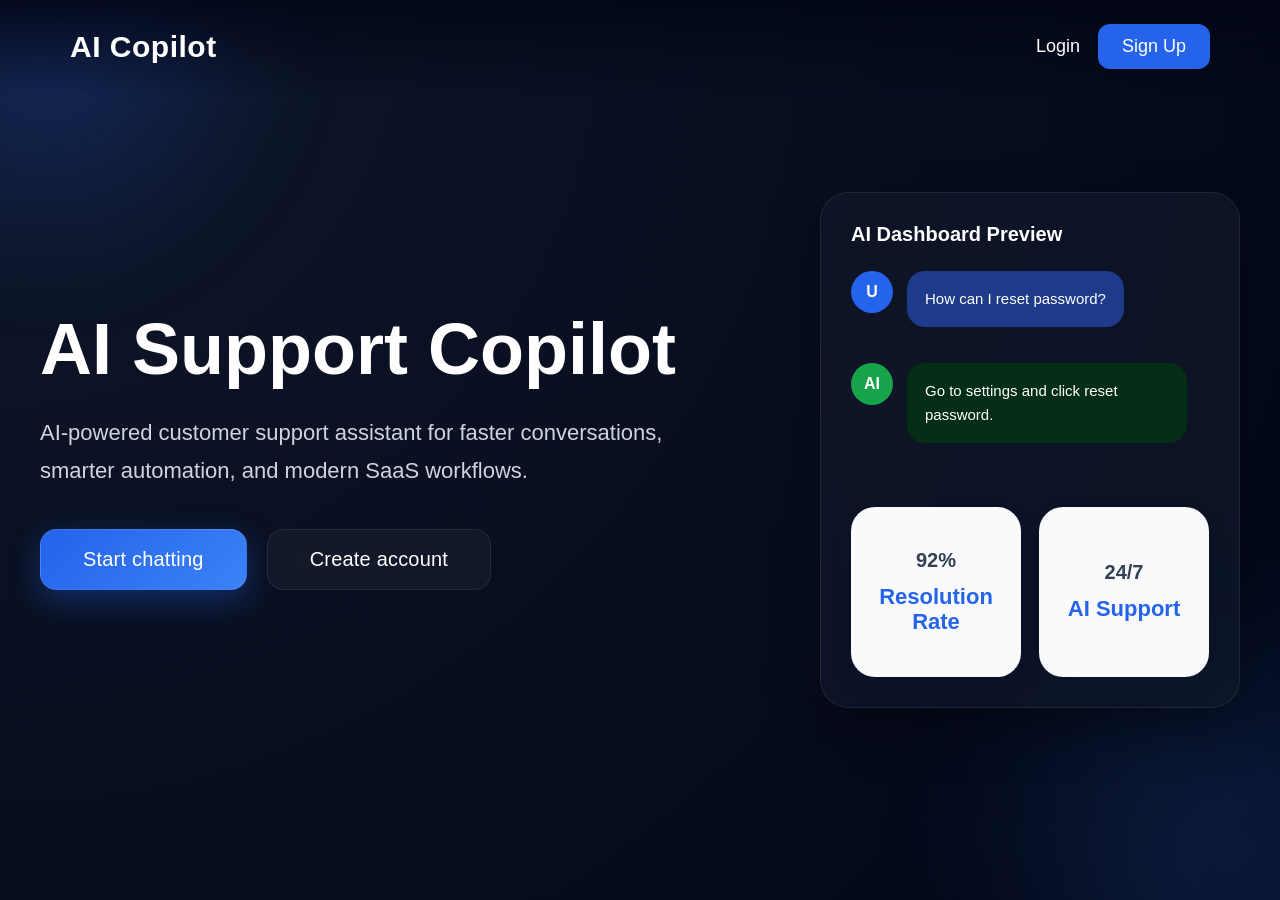
<file: templates/index.html>
<!DOCTYPE html>
<html>

<head>

    <title>AI Support Copilot</title>

    <link rel="stylesheet" href="/static/style.css">

</head>

<body class="landing-page">

    <nav class="landing-navbar">

        <div class="logo">
            AI Copilot
        </div>

        <div class="nav-links">

            <a href="/login">
                Login
            </a>

            <a href="/signup" class="nav-register-btn">
                Sign Up
            </a>

        </div>

    </nav>

    <div class="landing-container">

        <div class="hero-section">

            <h1>
                AI Support Copilot
            </h1>

            <p>
                AI-powered customer support assistant
                for faster conversations, smarter automation,
                and modern SaaS workflows.
            </p>

            <div class="hero-buttons">

                <a href="/login" class="hero-btn primary-btn">
                    Start chatting
                </a>

                <a href="/signup" class="hero-btn secondary-btn">
                    Create account
                </a>

            </div>

        </div>

        <div class="preview-card">

            <div class="preview-header">
                AI Dashboard Preview
            </div>

            <div class="preview-chat">

                <div class="chat-row user-row">

                    <div class="chat-avatar blue-avatar">
                        U
                    </div>

                    <div class="chat-bubble user-bubble">
                        How can I reset password?
                    </div>

                </div>

                <div class="chat-row ai-row">

                    <div class="chat-avatar green-avatar">
                        AI
                    </div>

                    <div class="chat-bubble ai-bubble">
                        Go to settings and click reset password.
                    </div>

                </div>

                <div class="mini-stats">

                    <div class="stat-card">
                        <h3>92%</h3>
                        <p>Resolution Rate</p>
                    </div>

                    <div class="stat-card">
                        <h3>24/7</h3>
                        <p>AI Support</p>
                    </div>

                </div>

            </div>

        </div>

    </div>

</body>
</html>
</file>
<file: static/style.css>
@import url('https://fonts.googleapis.com/css2?family=Inter:wght@400;500;600;700;800&display=swap');

*{margin:0;padding:0;box-sizing:border-box;

transition:
background 0.25s ease,
color 0.25s ease,
border 0.25s ease,
box-shadow 0.25s ease,
transform 0.25s ease;

}

body{margin:0;font-family:'Inter',sans-serif;min-height:100vh;

background:#f4f7fb;
overflow-x: hidden;
color:#111827;

}

.auth-page{display:flex;height:100vh;}

.left{width:50%;background:#ededed;

display:flex;
flex-direction:column;
justify-content:center;
align-items:center;

padding:40px;

box-sizing:border-box;

}

.signup-left{background:black;color:white;}

.left h1{font-size:60px;margin-bottom:10px;}

.left p{font-size:20px;color:#555;text-align:center;max-width:500px;}

.signup-left p{color:#ccc;}

.right{width:50%;display:flex;justify-content:center;align-items:center;background:white;}

.card{width:350px;}

.card h2{font-size:40px;margin-bottom:10px;}

.card p{color:#666;}

input{width:100%;padding:14px;margin-top:15px;

border:1px solid #d1d5db;

border-radius:12px;

font-size:16px;

box-sizing:border-box;

}

button{width:100%;padding:14px;

border:none;

border-radius:12px;

background:black;
color:white;

font-size:16px;

cursor:pointer;

}

button:hover{
transform:translateY(-2px);
}

.card button{
margin-top:18px;
}

.link{margin-top:20px;text-align:center;}

a{text-decoration:none;}

.dashboard{
display:flex;
min-height:100vh;
background:#f4f7fb;
}

.sidebar{
width:285px;
background:
linear-gradient(
    180deg,
    #0f172a,
    #020617
);
color:white;
padding:18px;
height:100vh;
box-sizing:border-box;
overflow-y:auto;
border-right:
1px solid rgba(255,255,255,0.05);
position: sticky;
top: 0;
display:flex;
flex-direction:column;
gap:4px;
}

.sidebar h2{
font-size:30px;
font-weight:700;
margin-bottom:24px;
padding-left:4px;
letter-spacing:-0.5px;
}

.sidebar-link{
display:flex;
align-items:center;
width:100%;
box-sizing:border-box;
color:#cbd5e1;
padding:12px 14px;
border-radius:12px;
margin-bottom:2px;
font-size:15px;
font-weight:500;
}

.sidebar-link:hover{
    background:rgba(59,130,246,0.18);
    color:white;
    transform:translateX(6px);
}

.active-page{
    background:#1e3a8a;
    color:white;
    box-shadow:0 0 20px rgba(37,99,235,0.2);
}

.new-chat-btn{background:#2563eb;

color:white;

font-weight:600;

margin-bottom:18px;
font-size:16px;
padding:16px;
border-radius:16px;
text-align:center;

box-shadow:
0 4px 12px rgba(37,99,235,0.12);

}

.new-chat-btn:hover{transform:translateY(-2px);

background:#1e40af;

}

.conversation-item{
display:flex;
align-items:center;
gap:8px;
margin-bottom:4px;
min-width:0;
overflow: hidden;
}

.conversation-item .sidebar-link{

display:block;
flex:1;
width:0;
min-width:0;

white-space:nowrap;
overflow:hidden;
text-overflow:ellipsis;

font-size:15px;
font-weight:500;

border-radius:10px;

color:#dbe4ff;

padding:11px 12px;

}

.conversation-list{

margin-top:20px;

display:flex;

flex-direction:column;

gap:4px;

}

.active-chat{
background:#2846b8;

color:white;
min-width:0;
border-radius:12px;

box-shadow:
0 8px 20px rgba(37,99,235,0.18);

}

.delete-btn{
display:flex;
align-items:center;
justify-content:center;

width:26px;
height:26px;

border-radius:8px;

color:#94a3b8;

font-size:12px;

text-decoration:none;

opacity:0;

flex-shrink:0;

transition:0.2s;
margin-left:4px;
}

.delete-btn:hover{transform:scale(1.1);opacity: 1;color:#ef4444;}

.conversation-item:hover .delete-btn{
opacity:0.8;
}


.main{flex:1;

padding:50px 70px;
padding-bottom:60px;
box-sizing:border-box;
background:transparent;
display:flex;
flex-direction:column;
align-items:center;

min-height:100vh;

overflow-y:auto;

}

.topbar{width:100%;max-width:1200px;

display:grid;
grid-template-columns: 1fr auto auto;

align-items:center;

margin-bottom:35px;
gap:25px;
backdrop-filter:blur(10px);

}

.topbar h1{font-size:42px;margin:0;font-weight:700;}

.subtitle{margin-top:10px;

color:#64748b;

font-size:18px;

}

.user-area{display:flex;align-items:center;gap:15px;}

.user-badge{background:white;

padding:12px 18px;
font-size:14px;
border-radius:14px;

box-shadow:
0 4px 15px rgba(0,0,0,0.08);

font-weight:600;

}

.logout-btn{display:flex;align-items:center;justify-content:center;

height:50px;

padding:0 22px;

border-radius:12px;

background:#111827;

color:white;

}

.logout-btn:hover{

    background:black;

    transform:translateY(-2px);

    box-shadow:
    0 10px 20px rgba(0,0,0,0.25);
}

.theme-btn{border:none;

background:#111827;

width:64px;
height:54px;

color:white;

border-radius:14px;

cursor:pointer;

font-size:20px;

display:flex;
align-items:center;
justify-content:center;

box-shadow:
0 6px 18px rgba(0,0,0,0.15);

}

.chat-box{background:#fcfcfd;

padding:35px;

border-radius:24px;

border:
1px solid rgba(255,255,255,0.04);

box-shadow:
0 10px 30px rgba(0,0,0,0.08);

width:100%;
max-width:1200px;

height:75vh;

display:flex;
flex-direction:column;

overflow:hidden;

}

.chat-box h2{font-size:38px;margin-bottom:25px;}

.chat-form{
display:flex;
align-items:center;
gap:20px;
width:100%;
margin-top:15px;
}

.chat-form input[type="text"]{
flex:1;

height:58px;
margin:0;
padding:0 20px;

border-radius:14px;

border:1px solid #334155;

background:#111827;

color:white;

font-size:16px;
}

.chat-form button{
width:140px;
height:58px;

border-radius:14px;

font-size:16px;
font-weight:600;

flex-shrink:0;
}

.chat-history{margin-top:25px;

overflow-y:auto;

flex:1;

padding-right:20px;
padding-bottom:20px;

scroll-behavior:smooth;

}

.chat-history::-webkit-scrollbar{width:8px;}

.chat-history::-webkit-scrollbar-thumb{background:#cbd5e1;border-radius:20px;}

.message{margin-top:22px;

padding:18px 20px;

border-radius:18px;

font-size:17px;

line-height:1.6;

word-wrap:break-word;

box-shadow:
0 4px 15px rgba(0,0,0,0.05);

}

.message:hover{transform:translateY(-2px);

box-shadow:
0 8px 20px rgba(0,0,0,0.06);

}

.user-message{background:#eef6ff;border-left:4px solid #60a5fa;}

.ai-message{background:#edfdf3;border-left:4px solid #4ade80;}

.message-header{display:flex;align-items:flex-start;gap:15px;

margin-bottom:10px;

}

.avatar{width:45px;height:45px;

border-radius:50%;

display:flex;
align-items:center;
justify-content:center;

color:white;

font-weight:bold;

flex-shrink:0;

}

.user-avatar{background:#3b82f6;}

.ai-avatar{background:#16a34a;}

.ai-message h1,.ai-message h2,.ai-message h3,.ai-message h4{margin-top:20px;margin-bottom:14px;}

.ai-message p{margin-bottom:16px;}

.ai-message ul,.ai-message ol{padding-left:25px;margin-bottom:18px;}

.ai-message li{margin-bottom:10px;}

body.dark-mode{background:radial-gradient(circle at top left,#0f172a,#020617);

color:white;

}

body.dark-mode .topbar h1{color:#ffffff;}

body.dark-mode .subtitle{color:#94a3b8;}

body.dark-mode .main{background:transparent;}

body.dark-mode .sidebar{background:linear-gradient(180deg,#0f172a,#020617);}

body.dark-mode .chat-box{background:#0b1120;

border:
1px solid rgba(255,255,255,0.05);

box-shadow:
0 0 25px rgba(0,0,0,0.3);

}

body.dark-mode .topbar h1,body.dark-mode .chat-box h2{color:#f8fafc;}

body.dark-mode .subtitle{color:#94a3b8;}

body.dark-mode .sidebar-link{color:#cbd5e1;}

body.dark-mode input{background:#1e293b;

color:white;

border:1px solid #334155;

}

body.dark-mode .chat-form input{background:#111827;}

body.dark-mode .chat-form input::placeholder{color:#94a3b8;}

body.dark-mode .chat-form button{background:black;}

body.dark-mode .chat-form button:hover

body.dark-mode .chat-history::-webkit-scrollbar-thumb{background:#334155;}

body.dark-mode .message{box-shadow:0 4px 15px rgba(0,0,0,0.15);}

body.dark-mode .message:hover{box-shadow:0 8px 20px rgba(0,0,0,0.22);}

body.dark-mode .user-badge{background:white;color:black;}

body.dark-mode .logout-btn{background:#111827;}

body.dark-mode .theme-btn{background:#0f172a;}

body.dark-mode .active-chat{background:#1e40af;}

body.dark-mode .user-message{background:#1f2d63;

border-left:4px solid #60a5fa;

color:#f8fafc;

}

body.dark-mode .ai-message{background:#0b3b2a;

border-left:4px solid #4ade80;

color:#f8fafc;

}

body.dark-mode .message small{color:#cbd5e1;}

body.dark-mode b{color:white;}

body.dark-mode .dashboard{background:radial-gradient(circle at top left,#0f172a,#020617);}

body.dark-mode .topbar h1{color:#ffffff !important;}

body.dark-mode .subtitle{color:#94a3b8 !important;}

.landing-page{margin:0;padding:0;

font-family:
Arial,
sans-serif;

min-height:100vh;

display:flex;
justify-content:center;
align-items:center;

background:
radial-gradient(
    circle at top left,
    #0f172a,
    #020617
);

color:white;

}

.landing-container{

width:100%;
max-width:1300px;

display:flex;

justify-content:space-between;

align-items:center;

gap:80px;

padding:0 40px;

}

.hero-section{max-width:700px;}

.hero-section h1{font-size:72px;

line-height:1.1;

margin-bottom:25px;

font-weight:800;

}

.hero-section p{font-size:22px;

line-height:1.7;

color:#cbd5e1;

margin-bottom:40px;

}

.hero-buttons{display:flex;gap:20px;}

.hero-btn{padding:18px 42px;

border-radius:16px;

text-decoration:none;

font-size:20px;
font-weight:500;

transition:0.3s ease;

display:inline-flex;
align-items:center;
justify-content:center;

border:1px solid rgba(255,255,255,0.08);

}

.primary-btn{background:linear-gradient(135deg,#2563eb,#3b82f6);


color:white;
letter-spacing:0.2px;

box-shadow:
0 10px 30px rgba(37,99,235,0.35);

}

.primary-btn:hover{transform:translateY(-4px);

box-shadow:
0 18px 40px rgba(37,99,235,0.45);

}

.secondary-btn{background:rgba(255,255,255,0.04);

color:white;
letter-spacing:0.2px;

backdrop-filter:blur(12px);

}

.secondary-btn:hover{transform:translateY(-4px);

background:rgba(255,255,255,0.08);

}

.preview-card{

width:420px;

background:
rgba(15,23,42,0.75);

border:
1px solid rgba(255,255,255,0.08);

border-radius:28px;

padding:30px;

backdrop-filter:blur(18px);

box-shadow:
0 20px 50px rgba(0,0,0,0.35);

position:relative;
transition:0.35s ease;
animation:floatCard 5s ease-in-out infinite;

}

.preview-card:hover{transform:translateY(-6px);

box-shadow:
0 20px 60px rgba(0,0,0,0.35);

}

.preview-header{

color:white;

font-size:20px;

font-weight:700;

margin-bottom:25px;

}

.preview-chat{

display:flex;

flex-direction:column;

gap:18px;

}

.preview-user,.preview-ai{

padding:18px;

border-radius:18px;

line-height:1.6;

font-size:15px;

}

.preview-user{

background:#1e3a8a;

color:white;

}

.preview-ai{

background:#052e16;

color:white;

}

.chat-row{

display:flex;

align-items:flex-start;

gap:14px;

margin-bottom:18px;

}

.chat-avatar{

width:42px;
height:42px;

border-radius:50%;

display:flex;
align-items:center;
justify-content:center;

font-weight:700;

color:white;

flex-shrink:0;

}

.blue-avatar{background:#2563eb;}

.green-avatar{background:#16a34a;}

.chat-bubble{

padding:16px 18px;

border-radius:18px;

line-height:1.6;

font-size:15px;

color:white;

max-width:280px;

}

.user-bubble{

background:#1e3a8a;

}

.ai-bubble{

background:#052e16;

}

.mini-stats{
display:flex;
gap:18px;
margin-top:28px;
}

.mini-stats .stat-card{
flex:1;
height:170px;
background:#f8fafc;
border-radius:24px;
display:flex;
flex-direction:column;
justify-content:center;
align-items:center;
padding:20px;
}

.mini-stats .stat-card h3{
font-size:20px;
font-weight:700;
color:#334155;
margin-bottom:14px;
line-height:1;
}

.mini-stats .stat-card p{
font-size:22px;
font-weight:700;
line-height:1.15;
color:#2563eb;
text-align:center;
}

.landing-page::before{content:"";

position:fixed;

top:-200px;
left:-200px;

width:500px;
height:500px;

background:radial-gradient(
    circle,
    rgba(37,99,235,0.25),
    transparent 70%
);

filter:blur(40px);

z-index:-1;

}

.landing-page::after{content:"";

position:fixed;

bottom:-250px;
right:-250px;

width:600px;
height:600px;

background:radial-gradient(
    circle,
    rgba(59,130,246,0.18),
    transparent 70%
);

filter:blur(50px);

z-index:-1;

}

.landing-navbar{position:fixed;

top:0;
left:0;

width:100%;

padding:24px 70px;

display:flex;
justify-content:space-between;
align-items:center;

z-index:100;

background:
linear-gradient(
    to bottom,
    rgba(2,6,23,0.85),
    transparent
);

backdrop-filter:blur(10px);

}

.logo{color:white;

font-size:30px;
font-weight:700;

letter-spacing:0.5px;

}

.nav-links{display:flex;align-items:center;gap:18px;}

.nav-links a{color:white;

text-decoration:none;

font-size:18px;
font-weight:500;

transition:0.25s ease;

}

.nav-links a:hover{opacity:0.75;}

.nav-register-btn{padding:12px 24px;

border-radius:12px;

background:#2563eb;

}

@keyframes floatCard{

0%{
    transform:translateY(0px);
}

50%{
    transform:translateY(-10px);
}

100%{
    transform:translateY(0px);
}

}

.dashboard-overview{

padding:20px;

display:flex;

flex-direction:column;

gap:30px;

}

.welcome-card{

background:white;

padding:30px;

border-radius:20px;

box-shadow:
0 10px 30px rgba(0,0,0,0.05);

}

.welcome-card:hover{

    transform:translateY(-5px);

    box-shadow:
    0 18px 40px rgba(37,99,235,0.08);
}

.welcome-card h2{

font-size:34px;

margin-bottom:10px;

color:#0f172a;

}

.welcome-card p{

color:#64748b;

font-size:17px;

}

.stats-grid{

display:grid;

grid-template-columns:repeat(3, 1fr);

gap:20px;

}

.stat-card{

background:white;

padding:28px;

border-radius:18px;

box-shadow:
0 10px 30px rgba(0,0,0,0.05);

text-align:center;

}

.stat-card:hover{

    transform:translateY(-8px);

    box-shadow:
    0 18px 40px rgba(37,99,235,0.12);
}

.stat-card h3{

font-size:18px;

margin-bottom:15px;

color:#334155;

}

.stat-card p{

font-size:28px;

font-weight:700;

color:#2563eb;

}

.recent-section{

background:white;

padding:30px;

border-radius:20px;

box-shadow:
0 10px 30px rgba(0,0,0,0.05);

}

.recent-section h2{

margin-bottom:20px;

color:#0f172a;

}

.recent-list{

display:flex;

flex-direction:column;

gap:14px;

}

.recent-item{

display:flex;

justify-content:space-between;

align-items:center;

background:#f8fafc;

padding:18px 22px;

border-radius:16px;

}

.recent-item:hover{

    transform:translateX(6px);

    background:#eef2ff;
}

body.dark-mode .recent-item:hover{

    background:#172033;
}

.recent-item span{

color:#1e293b;

font-weight:500;

}

.recent-item a{

text-decoration:none;

color:#2563eb;

font-weight:600;

}

.recent-conversations{

display: flex;
flex-direction: column;
gap: 14px;
max-height:250px;

overflow-y:auto;

padding-right:6px;
margin-top: 20px;

}

.recent-heading{
color:#7c8db5;
font-size:12px;
font-weight:700;
text-transform:uppercase;
letter-spacing:2px;
margin-top:20px;
margin-bottom:10px;
padding-left:8px;
}

.custom-file-upload{
display:flex;
align-items:center;
justify-content:center;

width:220px;
height:58px;

margin-top:0;

background:#111827;

border:1px solid #334155;

border-radius:14px;

color:white;

font-size:15px;
font-weight:600;

cursor:pointer;

transition:0.3s;

flex-shrink:0;
}

.custom-file-upload:hover{
border-color:#3b82f6;
background:#172033;
}

.custom-file-upload input{
display:none;
}

.file-upload-wrapper{

    display:flex;

    align-items:center;

    gap:15px;

    min-width:300px;
}

.custom-file-upload{

    height:58px;

    padding:0 24px;

    border-radius:14px;

    border:1px solid #334155;

    background:#111827;

    color:white;

    display:flex;

    align-items:center;

    justify-content:center;

    cursor:pointer;

    font-weight:600;

    transition:0.3s;
}

.custom-file-upload:hover{

    border-color:#3b82f6;
}

#file-upload{

    display:none;
}

#file-name{

    color:#94a3b8;

    font-size:14px;

    max-width:180px;

    overflow:hidden;

    text-overflow:ellipsis;

    white-space:nowrap;
}

.streaming-text{
    white-space: normal;
    line-height: 1.7;
}

.analytics-page{
    flex:1;
    padding:28px 42px 32px 42px;
    background:
    radial-gradient(circle at top left,#0f172a,#020617);
    min-height:100vh;
    width:100%;
    border-radius:32px;
    position:relative;
    overflow:hidden;
}

.analytics-page::before{
    content:"";
    position:absolute;
    top:-120px;
    right:-120px;
    width:350px;
    height:350px;
    background:rgba(37,99,235,0.12);
    filter:blur(120px);
    border-radius:50%;
    pointer-events:none;
}

.analytics-page::after{
    content:"";
    position:absolute;
    bottom:-150px;
    left:-100px;
    width:300px;
    height:300px;
    background:rgba(59,130,246,0.08);
    filter:blur(100px);
    border-radius:50%;
    pointer-events:none;
}

.analytics-container{
    width:100%;
    max-width:1400px;
    margin:auto;
    border-radius:32px;
    overflow:visible;
}



.analytics-header h1{
    font-size:42px;
    color:white;
    margin-bottom:10px;
}

.analytics-header p{
    color:#7c8aa5;
    margin-bottom:18px;
    font-size:15px;
    font-weight:400;
    letter-spacing:0.2px;
}

.analytics-grid{
    display:grid;
    grid-template-columns:2fr 1fr 1fr;
    gap:20px;
    margin-bottom:30px;
}

.analytics-card:first-child{
    grid-row:span 2;
    min-height:300px;
    display:flex;
    flex-direction:column;
    justify-content:flex-end;
    position:relative;
    overflow:hidden;
    padding:35px;
    background:
    radial-gradient(circle at top right,
    rgba(59,130,246,0.18),
    transparent 40%),
    linear-gradient(145deg,#111827,#0b1120);
}

.analytics-card:first-child::before{
    content:"AI";
    position:absolute;
    top:-20px;
    right:20px;
    font-size:140px;
    font-weight:800;
    color:rgba(255,255,255,0.03);
    letter-spacing:-8px;
}

.analytics-card:first-child .analytics-value{
    font-size:54px;
    line-height:1;
    margin-top:10px;
}

.analytics-card:first-child h3{
    font-size:18px;
    color:#94a3b8;
}

.analytics-card{
    background:#111827;
    border:1px solid #243041;
    border-radius:18px;
    padding:24px;
    backdrop-filter:blur(12px);
    box-shadow:0 10px 30px rgba(0,0,0,0.25);

    position:relative;
    overflow:hidden;
}

.analytics-card::before{
    content:"";
    position:absolute;

    top:0;
    left:0;

    width:100%;
    height:1px;

    background:
    linear-gradient(
        90deg,
        transparent,
        rgba(59,130,246,0.6),
        transparent
    );
}

.analytics-card::after{
    content:"";
    position:absolute;

    inset:0;

    background:
    linear-gradient(
        180deg,
        rgba(255,255,255,0.03),
        transparent 35%
    );

    pointer-events:none;
}

.analytics-card h3{
    color:#94a3b8;
    font-size:16px;
    margin-bottom:15px;
}

.analytics-value{
    color:white;
    font-size:28px;
    font-weight:700;
}

.chart-card{
    background:
    linear-gradient(
        145deg,
        #131c31,
        #0f172a
    );
    height:auto;
    border:1px solid #243041;
    border-radius:18px;
    position:relative;
    isolation:isolate;
    padding:25px;
    padding-bottom:40px;
    overflow:hidden;
    margin-bottom:30px;
    backdrop-filter:blur(12px);
    box-shadow:0 10px 30px rgba(0,0,0,0.25);
    
}

.chart-card::before{
    content:"";
    position:absolute;

    top:-120px;
    right:-120px;

    width:260px;
    height:260px;

    background:
    radial-gradient(
        circle,
        rgba(59,130,246,0.22),
        transparent 70%
    );

    filter:blur(30px);

    z-index:-1;
}

.chart-card::after{
    content:"";
    position:absolute;

    inset:0;

    border-radius:18px;

    background:
    linear-gradient(
        180deg,
        rgba(255,255,255,0.03),
        transparent
    );

    pointer-events:none;
}

.chart-card h2{
    color:white;
    margin-bottom:20px;
}

.analytics-bottom{
    display:grid;
    grid-template-columns:1fr 1fr;
    gap:30px;
    margin-top:40px;
    align-items:start;
}

.activity-feed,
.pdf-insights{
    background:#111827;
    background:
    linear-gradient(
    145deg,
    #111827,
    #0b1120
    );
    border:1px solid #243041;
    border-radius:18px;
    padding:25px;
    position:relative;
    z-index:1;
    backdrop-filter:blur(12px);
    box-shadow:0 10px 30px rgba(0,0,0,0.25);
}

.activity-feed h2,
.pdf-insights h2{
    color:white;
    margin-bottom:20px;
}

.activity-item,
.insight-item{
    position:relative;
    background:
    linear-gradient(
        145deg,
        rgba(15,23,42,0.95),
        rgba(9,14,28,0.95)
    );

    border:1px solid rgba(59,130,246,0.08);

    border-radius:14px;

    padding:16px 18px;

    margin-bottom:14px;

    color:#dbe4ff;

    overflow:hidden;
}

.activity-item::before,
.insight-item::before{
    content:"";
    position:absolute;
    top:0;
    left:0;
    width:100%;
    height:1px;

    background:
    linear-gradient(
        90deg,
        transparent,
        rgba(59,130,246,0.6),
        transparent
    );
}

.analytics-card,
.activity-feed,
.pdf-insights,
.chart-card{
    transition:0.3s ease;
}

.analytics-card:hover,
.activity-feed:hover,
.pdf-insights:hover,
.chart-card:hover{
    transform:translateY(-6px);
    border-color:#3b82f6;
    box-shadow:0 0 35px rgba(59,130,246,0.18);
}

#activityChart{
    width:100% !important;
    height:420px !important;
}

.live-status{
    display:flex;
    align-items:center;
    gap:10px;
    margin-top:16px;
    color:#94a3b8;
    font-size:15px;
    font-weight:500;
}

.dot{
    width:10px;
    height:10px;
    border-radius:50%;
    background:#22c55e;
    box-shadow:0 0 12px #22c55e;
    animation:pulse 1.8s infinite;
}

::-webkit-scrollbar{
    width:10px;
}

::-webkit-scrollbar-track{
    background:#020617;
}

::-webkit-scrollbar-thumb{
    background:#1e293b;
    border-radius:20px;
}

::-webkit-scrollbar-thumb:hover{
    background:#334155;
}

@keyframes pulse{

    0%{
        transform:scale(1);
        opacity:1;
    }

    50%{
        transform:scale(1.4);
        opacity:0.7;
    }

    100%{
        transform:scale(1);
        opacity:1;
    }

}

.settings-page{

    width:100%;

    max-width:1400px;

    padding:40px;

    color:white;

    background:
    linear-gradient(
        145deg,
        rgba(6,12,28,0.55),
        rgba(2,6,18,0.75)
    );

    border:1px solid rgba(59,130,246,0.08);

    border-radius:32px;

    box-shadow:
    0 20px 60px rgba(0,0,0,0.25);
}

.settings-header{

    margin-bottom: 35px;
}

.settings-header h1{

    font-size: 52px;

    font-weight: 700;

    margin-bottom: 10px;

    color: white;
}

.settings-header p{

    font-size: 18px;

    color: #94a3b8;
}

.settings-grid{

    display: grid;

    grid-template-columns: repeat(2, 1fr);

    gap: 28px;
}

.settings-card{

    background: linear-gradient(
        145deg,
        rgba(10,18,40,0.96),
        rgba(4,9,24,0.98)
    );

    border: 1px solid rgba(80,120,255,0.12);

    border-radius: 28px;

    padding: 30px;

    box-shadow:
        0 12px 35px rgba(0,0,0,0.35);

    transition: 0.3s ease;
}

.settings-card:hover{

    transform: translateY(-4px);

    border-color: rgba(59,130,246,0.3);
}

.settings-card h2{

    font-size: 32px;

    margin-bottom: 25px;

    color: white;
}

.settings-group{

    display: flex;

    flex-direction: column;

    margin-bottom: 22px;
}

.settings-group label{

    font-size: 15px;

    color: #9fb0d0;

    margin-bottom: 10px;
}

.settings-group input{

    background: rgba(20,32,58,0.95);

    border: 1px solid rgba(255,255,255,0.06);

    background-repeat:no-repeat;
    border-radius: 16px;
    appearance:none;
    -webkit-appearance:none;
    -moz-appearance:none;
    background-position:right 22px center;
    background-size:18px;
    padding: 16px 22px;
    padding-right: 55px;
    color: white;

    font-size: 16px;

    outline: none;
}

.settings-group select{

    background: rgba(20,32,58,0.95);

    border: 1px solid rgba(255,255,255,0.06);

    border-radius: 16px;

    appearance:none;
    -webkit-appearance:none;
    -moz-appearance:none;

    background-image:
    url("data:image/svg+xml,%3Csvg xmlns='http://www.w3.org/2000/svg' width='18' height='18' viewBox='0 0 24 24' fill='none' stroke='white' stroke-width='2.5' stroke-linecap='round' stroke-linejoin='round'%3E%3Cpolyline points='6 9 12 15 18 9'%3E%3C/polyline%3E%3C/svg%3E");

    background-repeat:no-repeat;

    background-position:right 20px center;

    background-size:18px;

    padding:16px 55px 16px 22px;

    color:white;

    font-size:16px;

    outline:none;
}

.settings-group input:focus,
.settings-group select:focus{

    border-color: #3b82f6;
}

.save-btn{

    width: 100%;

    border: none;

    background: linear-gradient(
        135deg,
        #2563eb,
        #3b82f6
    );

    color: white;

    padding: 16px;

    border-radius: 16px;

    font-size: 16px;

    font-weight: 600;

    cursor: pointer;

    transition: 0.3s ease;
}

.save-btn:hover{

    transform: translateY(-2px);
}

.toggle-group{

    flex-direction: row;

    justify-content: space-between;

    align-items: center;

    gap: 20px;
}

.toggle-group h3{

    font-size: 18px;

    margin-bottom: 5px;

    color: white;
}

.toggle-group p{

    color: #94a3b8;

    font-size: 14px;
}

.switch{

    position: relative;

    width: 58px;

    height: 30px;
}

.switch input{

    opacity: 0;

    width: 0;

    height: 0;
}

.slider{

    position: absolute;

    cursor: pointer;

    inset: 0;

    background: #1e293b;

    border-radius: 50px;

    transition: 0.3s;
}

.slider::before{

    content: "";

    position: absolute;

    width: 24px;

    height: 24px;

    left: 3px;

    top: 3px;

    background: white;

    border-radius: 50%;

    transition: 0.3s;
}

.switch input:checked + .slider{

    background: #2563eb;
}

.switch input:checked + .slider::before{

    transform: translateX(28px);
}

.danger-card{

    border: 1px solid rgba(255,80,80,0.15);
}

.danger-box{

    display: flex;

    justify-content: space-between;

    align-items: center;

    gap: 20px;

    padding: 20px;

    border-radius: 18px;

    background: rgba(255,255,255,0.02);

    margin-bottom: 18px;
}

.danger-box h3{

    margin-bottom: 6px;

    color: white;
}

.danger-box p{

    color: #94a3b8;

    font-size: 14px;
}

.danger-btn{
    border: none;
    background: #dc2626;
    color: white;
    min-width: 170px;
    height: 54px;
    padding: 0 24px;
    border-radius: 14px;
    cursor: pointer;
    font-weight: 600;
    font-size: 15px;
    white-space: nowrap;
}

.danger-btn:hover{

    background:#b91c1c;

    transform:translateY(-2px);
}

.logout-danger-btn{

    border: none;

    background: #1e293b;

    color: white;

    padding: 12px 18px;

    border-radius: 14px;

    cursor: pointer;

    font-weight: 600;
}

.logout-danger-btn:hover{

    background:#334155;

    transform:translateY(-2px);

    box-shadow:
    0 10px 20px rgba(0,0,0,0.25);
}

@media(max-width: 1100px){

    .settings-grid{

        grid-template-columns: 1fr;
    }
}

.settings-group input[type="range"]{
    width:100%;
    margin-top:14px;
    padding:0;
    height:8px;
    border:none;
    border-radius:999px;
    background:#1e293b;
    appearance:none;
    -webkit-appearance:none;
    cursor:pointer;
}

.settings-group input[type="range"]::-webkit-slider-runnable-track{
    height:8px;
    background:#1e293b;
    border-radius:999px;
}

.settings-group input[type="range"]::-webkit-slider-thumb{
    -webkit-appearance:none;
    width:20px;
    height:20px;
    border-radius:50%;
    background:#38bdf8;
    margin-top:-6px;
    border:none;
}

.settings-group input[type="range"]::-moz-range-track{
    height:8px;
    background:#1e293b;
    border-radius:999px;
}

.settings-group input[type="range"]::-moz-range-thumb{
    width:20px;
    height:20px;
    border:none;
    border-radius:50%;
    background:#38bdf8;
}

.animations-disabled *{
    transition:none !important;
    animation:none !important;
}

body:not(.dark-mode) .settings-page{
    color:#111827;
}

body:not(.dark-mode) .settings-header h1{
    color:#111827;
}

body:not(.dark-mode) .settings-header p{
    color:#64748b;
}

body:not(.dark-mode) .settings-card{

    background:white;

    border:1px solid #e5e7eb;

    box-shadow:
    0 10px 30px rgba(0,0,0,0.05);
}

body:not(.dark-mode) .settings-card h2{

    color:#111827;
}

body:not(.dark-mode) .analytics-page{

    background:
    radial-gradient(
        circle at top left,
        #ffffff,
        #eef4ff
    );
}

body:not(.dark-mode) .analytics-header h1{

    color:#111827;
}

body:not(.dark-mode) .analytics-header p{

    color:#64748b;
}

body:not(.dark-mode) .analytics-card,
body:not(.dark-mode) .chart-card,
body:not(.dark-mode) .activity-feed,
body:not(.dark-mode) .pdf-insights{

    background:linear-gradient(
        145deg,
        #ffffff,
        #eef4ff
    );

    border:1px solid #cbd5e1;

    box-shadow:
        0 10px 25px rgba(15,23,42,0.08),
        0 2px 8px rgba(15,23,42,0.04);
}

body:not(.dark-mode) .analytics-card h3,
body:not(.dark-mode) .chart-card h2,
body:not(.dark-mode) .activity-feed h2,
body:not(.dark-mode) .pdf-insights h2{

    color:#111827;
}

body:not(.dark-mode) .analytics-value{

    color:#2563eb;
}

body:not(.dark-mode) .settings-page{

    background:#f8fafc;

    border:1px solid #dbeafe;

    box-shadow:
        0 12px 30px rgba(15,23,42,0.06),
        0 2px 10px rgba(15,23,42,0.04);
}

body:not(.dark-mode) .settings-group input,
body:not(.dark-mode) .settings-group select{

    background:#f8fafc;
    color:#111827;
    border:1px solid #dbeafe;
}

body:not(.dark-mode) .settings-group label{
    color:#64748b;
}

body:not(.dark-mode) .toggle-group h3{
    color:#111827;
}

body:not(.dark-mode) .toggle-group p{
    color:#64748b;
}

body:not(.dark-mode) .danger-box h3{
    color:#111827;
}

body:not(.dark-mode) .danger-box p{
    color:#64748b;
}

body:not(.dark-mode) .analytics-container{

    background:transparent;

    border:none;

    border-radius:32px;

    padding:40px;

    box-shadow:none;
}

body:not(.dark-mode) .analytics-card:first-child::before{
    color:rgba(15,23,42,0.04);
}

body:not(.dark-mode) .activity-item,
body:not(.dark-mode) .insight-item{

    background:white;

    color:#111827;

    border:1px solid #dbeafe;
}

.error-message{
    background:#ef4444;
    color:white;
    padding:12px 16px;
    border-radius:12px;
    margin-bottom:16px;
}

.delete-modal {

    display: none;

    position: fixed;

    top: 0;
    left: 0;

    width: 100%;
    height: 100%;

    background: rgba(0,0,0,0.6);

    justify-content: center;
    align-items: center;

    z-index: 9999;
}

.delete-modal-content {

    background: #1e1e1e;

    padding: 30px;

    border-radius: 16px;

    width: 400px;

    max-width: 90%;
}

.delete-modal-content h3 {

    margin-bottom: 12px;

    color: white;
}

.delete-modal-content p {

    color: #cfcfcf;

    margin-bottom: 20px;
}

.delete-modal-actions {

    display: flex;

    justify-content: flex-end;

    gap: 12px;
}

.delete-modal-actions button {

    padding: 10px 18px;

    border: none;

    border-radius: 10px;

    cursor: pointer;
}

#cancelDelete {

    background: #3a3a3a;

    color: white;
}

.confirm-delete-btn {

    background: #dc2626;

    color: white;

    text-decoration: none;

    padding: 10px 18px;

    border-radius: 10px;
}

@media (max-width: 768px){

    .topbar{

        grid-template-columns:1fr;

        gap:15px;
    }

    .user-area{

        width:100%;

        justify-content:space-between;
    }

}

@media (max-width: 768px){

    .chat-form{

        flex-direction:column;
    }

    .chat-form button{

        width:100%;
    }

    .file-upload-wrapper{

        width:100%;

        min-width:0;
    }

}

@media (max-width: 768px){

    .danger-box{

        flex-direction:column;

        align-items:flex-start;
    }

    .danger-btn,
    .logout-danger-btn{

        width:100%;
    }

}
</file>
